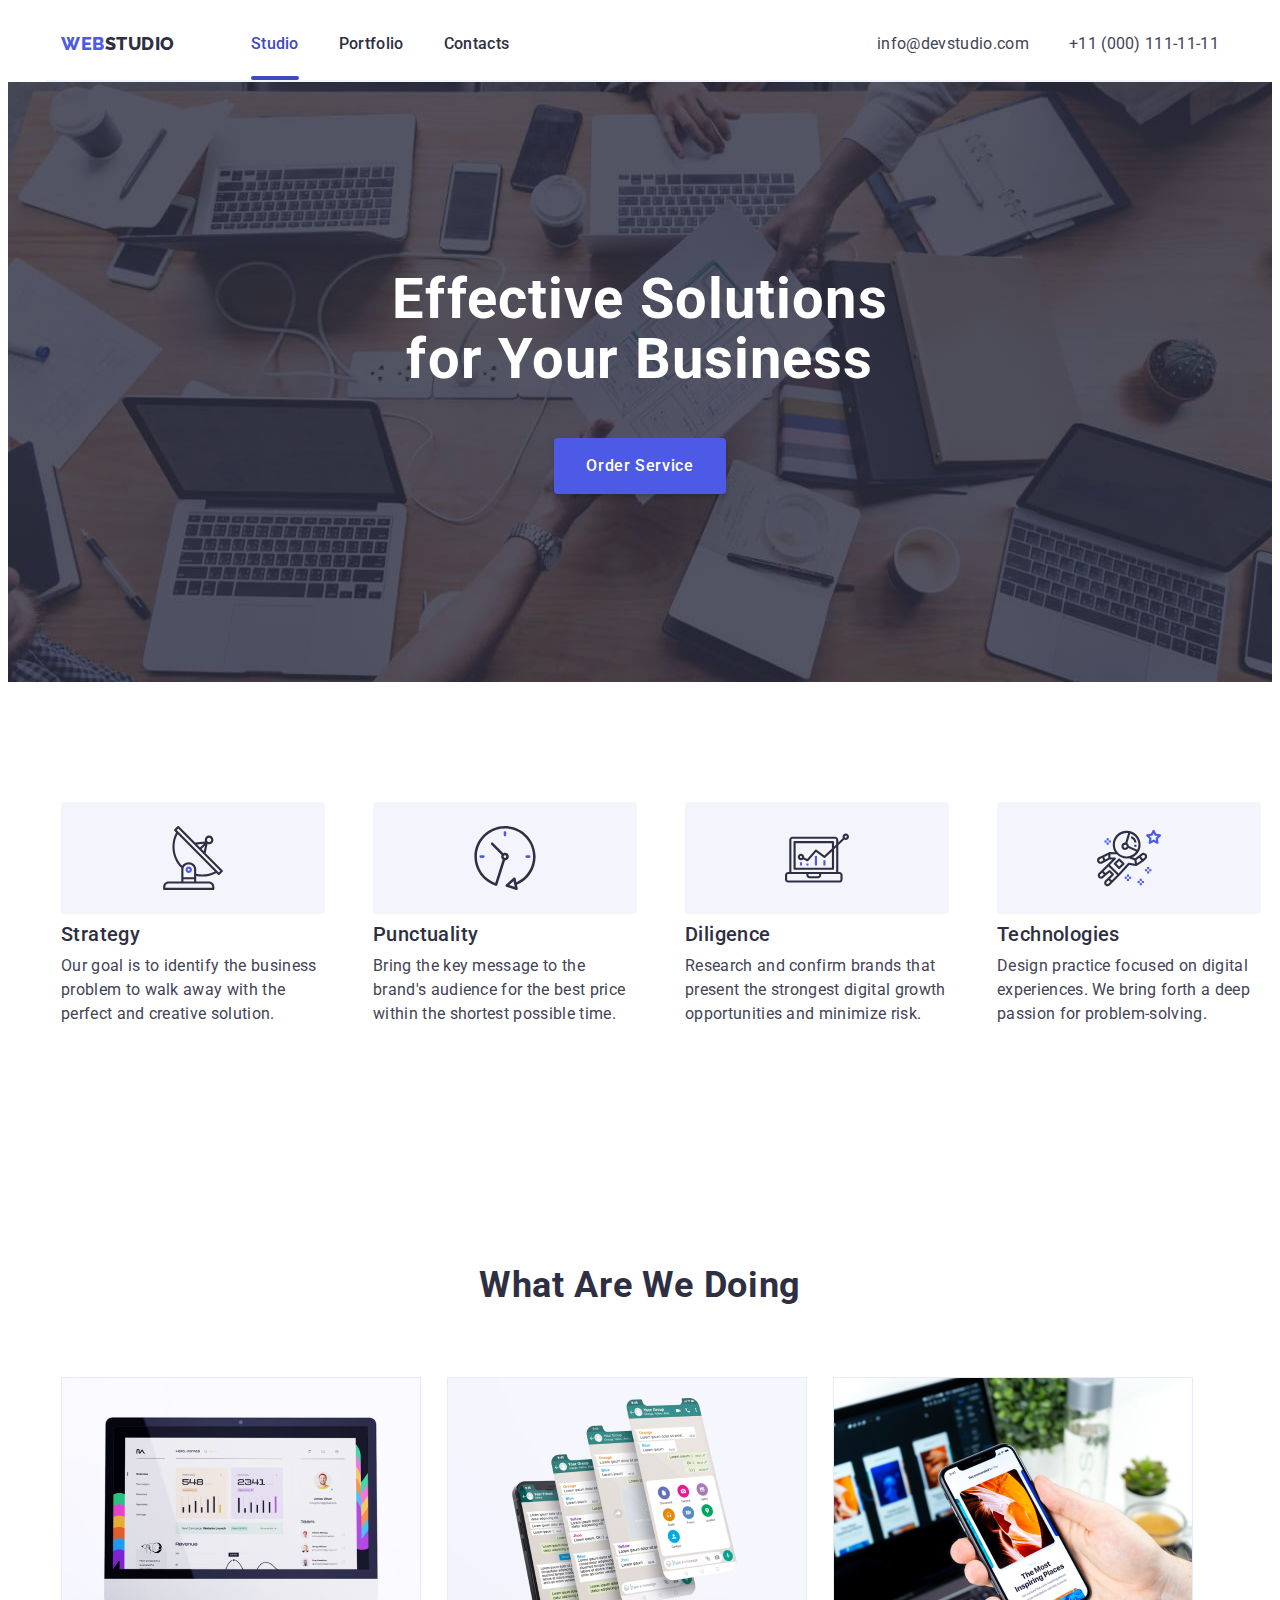
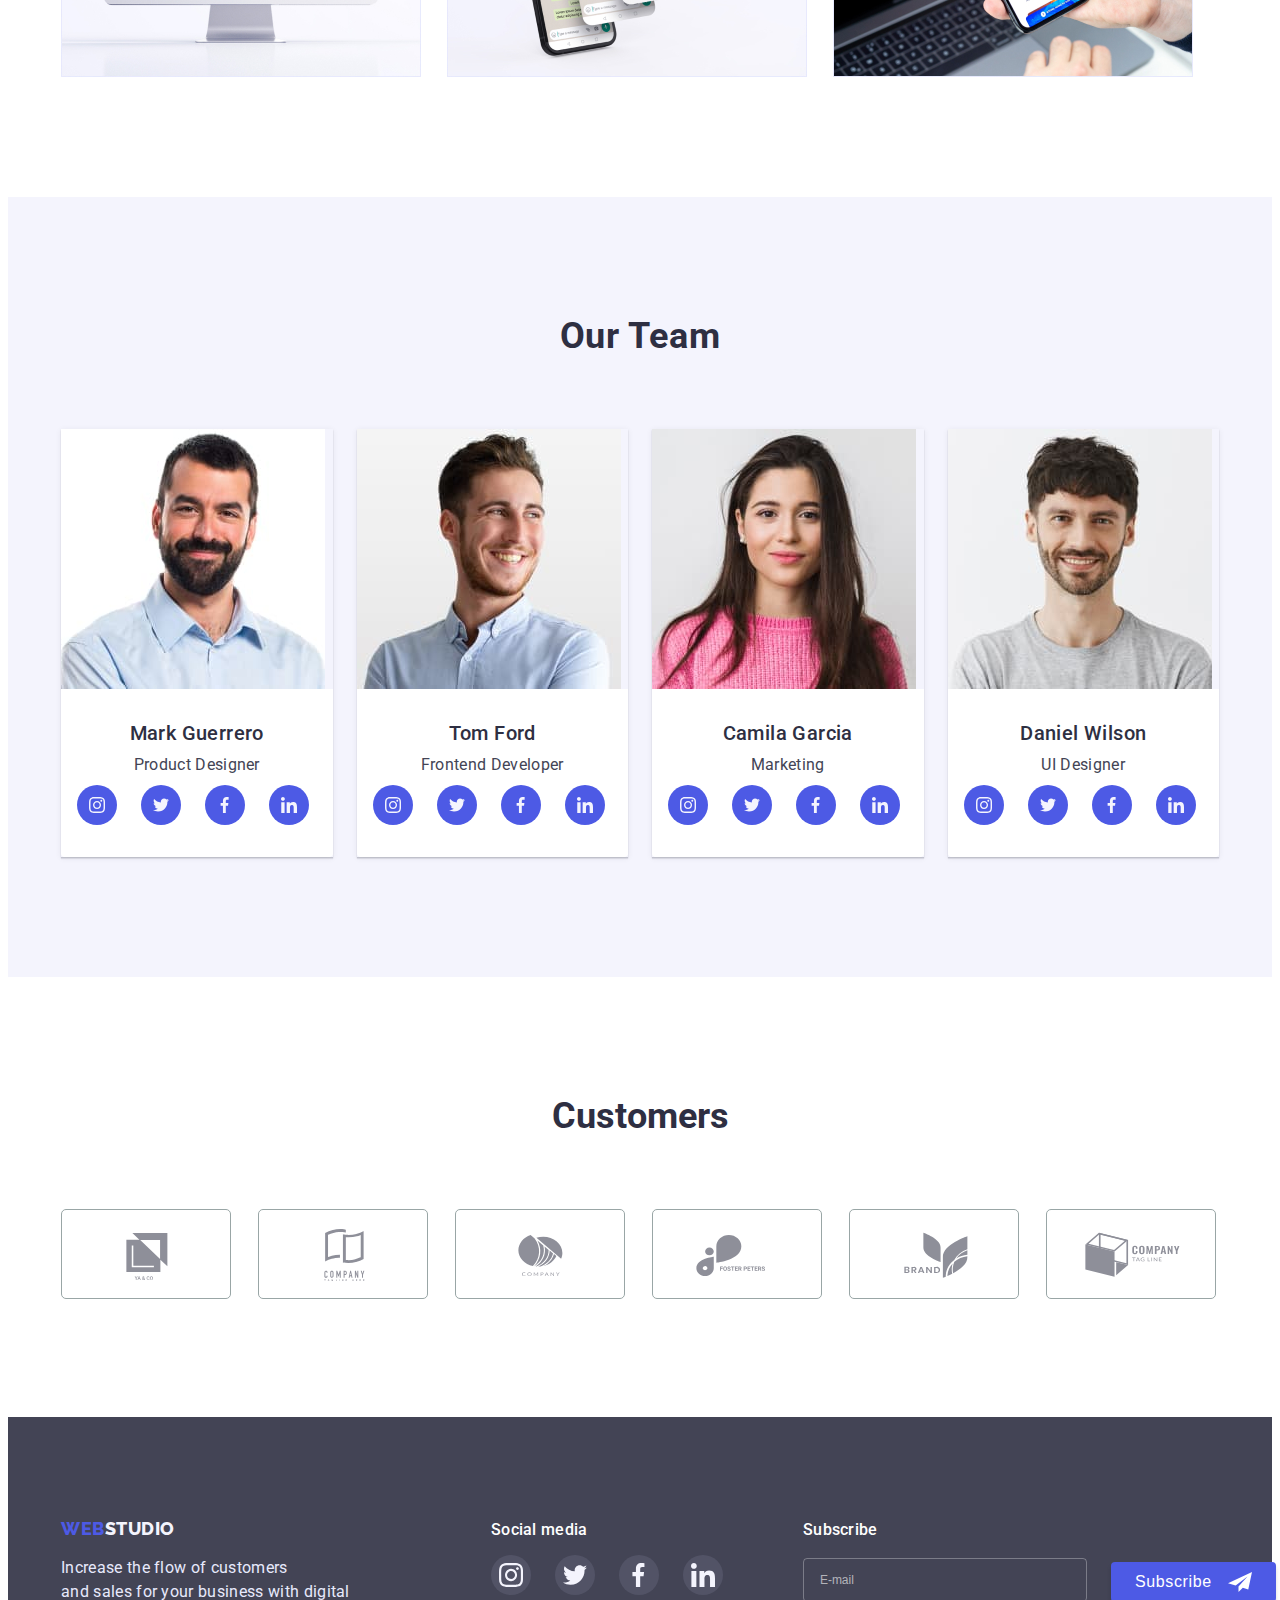
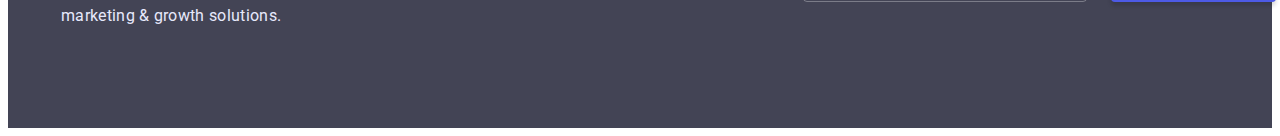
<file: index.html>
<!DOCTYPE html>
<html lang="en">
<head>
    <meta charset="UTF-8">
    <meta http-equiv="X-UA-Compatible" content="IE=edge">
    <meta name="viewport" content="width=device-width, initial-scale=1.0">
    <title>Document</title>
    <link rel="preconnect" href="https://fonts.googleapis.com">
    <link rel="preconnect" href="https://fonts.gstatic.com" crossorigin>
    <link href="https://fonts.googleapis.com/css2?family=Raleway:wght@800&family=Roboto:wght@400;500;700;900&display=swap" 
    rel="stylesheet">
    <link rel="stylesheet" 
    href="https://cdnjs.cloudflare.com/ajax/libs/modern-normalize/1.1.0/modern-normalize.min.css" 
    integrity="sha512-wpPYUAdjBVSE4KJnH1VR1HeZfpl1ub8YT/NKx4PuQ5NmX2tKuGu6U/JRp5y+Y8XG2tV+wKQpNHVUX03MfMFn9Q==" 
    crossorigin="anonymous" 
    referrerpolicy="no-referrer"
    />
    <link rel="stylesheet" href="css/style.css">
</head>
<body>
    <header class="header">
        <div class="container  header-container">
        <nav class="header-navigation">
            <a href="./index.html" class="header-logo link"> Web<span class="colortext-logo">Studio</span>  </a> 
            <ul class="header-list list">
                <li class="header-item"><a href="index.html" class="header-link link current" id="studio">Studio</a></li>
                <li class="header-item"><a href="portfolio.html" class="header-link link " id="portfolio">Portfolio</a></li>
                <li class="header-item"><a href="" class="header-link link ">Contacts</a></li>
            </ul>
        </nav>
        <address class="header-address">
            <ul class="header-address-list list">
                <li>
                <a href="mailto:info@devstudio.com" class="header-gmail link " > info@devstudio.com</a>
                </li>
                <li>
                <a href="tel:+110001111111" class="header-tell link " >  +11 (000) 111-11-11</a>
                </li> 
            </ul>
        </address>
        </div>
    </header>
    <main>
    <!--Секція 1-->
        <section class="hero"> 
        <div class="container">
        <h1 class="hero-text"> Effective Solutions   <br> for Your Business</h1>
    </div>
        <div class="container">
        <button data-modal-open type="button" class="hero-button">Order Service</button>
        </div>
        </section>
    <!--Секція 2-->
    <section class="section "> 
        <div class="container  work-one">
        <h2  class="visually-hidden"> Перелік вакансій</h2>
        <ul class="work-list list">
            <li class="work-item">
                <div class="advant-link link">
                    <svg class="advant-icon" width="64" height="64" >
                        <use href="./images/icons.svg/3advant.svg#icon-antenna-1-1"></use>
                    </svg>
                </div>
                <h3 class="work-item-title">Strategy</h3>
            <p class="parag">Our goal is to identify the business problem to walk away with the perfect and creative solution. </p>
        </li>
        <li class="work-item">
            <div class="advant-link link">
                <svg class="advant-icon" width="64" height="64" >
                    <use href="./images/icons.svg/3advant.svg#icon-clock-1-1"></use>
                </svg>
            </div>
                <h3  class="work-item-title">Punctuality</h3>
            <p class="parag">Bring the key message to the brand's audience for the best price within the shortest possible time.</p>
        </li>
        <li class="work-item">
            <div class="advant-link link">
                <svg class="advant-icon" width="64" height="64" >
                    <use href="./images/icons.svg/3advant.svg#icon-diagram-1-1-1"></use>
                </svg>
            </div>
                <h3 class="work-item-title">Diligence</h3>
            <p class="parag">Research and confirm brands that present the strongest digital growth opportunities and minimize risk.</p>
        </li>
            <li class="work-item">
                <div class="advant-link link">
                    <svg class="advant-icon" width="64" height="64" >
                        <use href="./images/icons.svg/3advant.svg#icon-astronaut-1-1"></use>
                    </svg>
                </div>
            <h3 class="work-item-title">Technologies</h3>
            <p class="parag">Design practice focused on digital experiences. We bring forth a deep passion for problem-solving.</p>
        </li>
        </ul>
        </div>
    </section>
    <!-- Секція 3-->
    <section class="section">
        <div class="container">
    <h2 class="photo-text">What are we doing</h2>
    <ul class="photo-list list">
        <li class="ph-cal"><img src="./images/img-comp.jpg" alt="haircut" width="360"></li>
        <li class="ph-cal"><img src="./images/img-screen.jpg" alt="haircut" width="360"></li>
        <li class="ph-cal"><img src="./images/img-phone.jpg" alt="haircut" width="360"></li>
    </ul>
    </div>
</section> 
<!--Секція 4-->
    <section class="section-oure"> 
        <div class="container ">
    <h2 class="title-our-time">Our Team</h2>
    <ul class="resume-list list">
        <li class="resume-itm">
            <img src="./images/img-mark.jpg" alt="img-mark" width="264">
            <div class="content-resume">
            <h3 class="resume">Mark Guerrero</h3>
            <p class="paragraph-resume">Product Designer</p>
            <ul class="resume-soc-list list">
                <li class="resume-soc-item">
                    <a href="" class="resume-soc-link link">
                        <svg class="resume-soc-icon" width="16" height="16">
                            <use href="./images/icons.svg/1 def-inst.svg#icon-instagram"></use>
                        </svg>
                    </a>
                </li>
                <li class="resume-soc-item">
                    <a href="" class="resume-soc-link link">
                        <svg class="resume-soc-icon" width="16" height="16">
                            <use href="./images/icons.svg/1 def-inst.svg#icon-twitter-1-1"></use>
                        </svg>
                    </a>
                </li>
                <li class="resume-soc-item">
                    <a href="" class="resume-soc-link link">
                        <svg class="resume-soc-icon" width="16" height="16">
                            <use href="./images/icons.svg/1 def-inst.svg#icon-Vector-1"></use>
                        </svg>
                    </a>
                    
                </li>
                <li class="resume-soc-item">
                    <a href="" class="resume-soc-link link">
                        <svg class="resume-soc-icon" width="16" height="16">
                            <use href="./images/icons.svg/1 def-inst.svg#icon-linkedin-1-1"></use>
                        </svg>
                    </a>
                </li>
            </ul>
        </div>
        </li>
        <li class="resume-itm">
            <img src="./images/img-tom.jpg" alt="img-tom" width="264">
            <div class="content-resume">
            <h3 class="resume">Tom Ford</h3>
            <p class="paragraph-resume">Frontend Developer</p>
            <ul class="resume-soc-list list">
                <li class="resume-soc-item">
                    <a href="" class="resume-soc-link link">
                        <svg class="resume-soc-icon" width="16" height="16">
                            <use href="./images/icons.svg/1 def-inst.svg#icon-instagram"></use>
                        </svg>
                    </a>
                </li>
                <li class="resume-soc-item">
                    <a href="" class="resume-soc-link link">
                        <svg class="resume-soc-icon" width="16" height="16">
                            <use href="./images/icons.svg/1 def-inst.svg#icon-twitter-1-1"></use>
                        </svg>
                    </a>
                </li>
                <li class="resume-soc-item">
                    <a href="" class="resume-soc-link link">
                        <svg class="resume-soc-icon" width="16" height="16">
                            <use href="./images/icons.svg/1 def-inst.svg#icon-Vector-1"></use>
                        </svg>
                    </a>
                    
                </li>
                <li class="resume-soc-item">
                    <a href="" class="resume-soc-link link">
                        <svg class="resume-soc-icon" width="16" height="16">
                            <use href="./images/icons.svg/1 def-inst.svg#icon-linkedin-1-1"></use>
                        </svg>
                    </a>
                </li>
            </ul>
        </div>
        </li>
        <li class="resume-itm">
            <img src="./images/img-camila.jpg" alt="img-camila" width="264">
            <div class="content-resume">
            <h3 class="resume">Camila Garcia</h3>
            <p class="paragraph-resume">Marketing</p>
            <ul class="resume-soc-list list">
                <li class="resume-soc-item">
                    <a href="" class="resume-soc-link link">
                        <svg class="resume-soc-icon" width="16" height="16">
                            <use href="./images/icons.svg/1 def-inst.svg#icon-instagram"></use>
                        </svg>
                    </a>
                </li>
                <li class="resume-soc-item">
                    <a href="" class="resume-soc-link link">
                        <svg class="resume-soc-icon" width="16" height="16">
                            <use href="./images/icons.svg/1 def-inst.svg#icon-twitter-1-1"></use>
                        </svg>
                    </a>
                </li>
                <li class="resume-soc-item">
                    <a href="" class="resume-soc-link link">
                        <svg class="resume-soc-icon" width="16" height="16">
                            <use href="./images/icons.svg/1 def-inst.svg#icon-Vector-1"></use>
                        </svg>
                    </a>
                    
                </li>
                <li class="resume-soc-item">
                    <a href="" class="resume-soc-link link">
                        <svg class="resume-soc-icon" width="16" height="16">
                            <use href="./images/icons.svg/1 def-inst.svg#icon-linkedin-1-1"></use>
                        </svg>
                    </a>
                </li>
            </ul>
        </div>
        </li>
        <li class="resume-itm">
            <img src="./images/img-daniel.jpg" alt="img-daniel" width="264">
            <div class="content-resume">
            <h3 class="resume">Daniel Wilson</h3>
            <p class="paragraph-resume">UI Designer</p>
            <ul class="resume-soc-list list">
                <li class="resume-soc-item">
                    <a href="" class="resume-soc-link link">
                        <svg class="resume-soc-icon" width="16" height="16">
                            <use href="./images/icons.svg/1 def-inst.svg#icon-instagram"></use>
                        </svg>
                    </a>
                </li>
                <li class="resume-soc-item">
                    <a href="" class="resume-soc-link link">
                        <svg class="resume-soc-icon" width="16" height="16">
                            <use href="./images/icons.svg/1 def-inst.svg#icon-twitter-1-1"></use>
                        </svg>
                    </a>
                </li>
                <li class="resume-soc-item">
                    <a href="" class="resume-soc-link link">
                        <svg class="resume-soc-icon" width="16" height="16">
                            <use href="./images/icons.svg/1 def-inst.svg#icon-Vector-1"></use>
                        </svg>
                    </a>
                    
                </li>
                <li class="resume-soc-item">
                    <a href="" class="resume-soc-link link">
                        <svg class="resume-soc-icon" width="16" height="16">
                            <use href="./images/icons.svg/1 def-inst.svg#icon-linkedin-1-1"></use>
                        </svg>
                    </a>
                </li>
            </ul>
        </div>
        </li>
    </ul>
    </div>
</section>
<!--Секція 5-->
<section class="section">
    <div class="container">
    <h2 class="customers-text">Customers</h2>
    <ul class="customers-list list">
        <li class="customers-item">
            <a href="" class="customers-link link"> 
                <svg class="customers-icon" width="104" height="56">
                <use href="./images/icons.svg/symbol-defs.svg#icon-one"></use>
            </svg>
        </a>
        </li>
        <li class="customers-item">
            <a href="" class="customers-link link">
                <svg class="customers-icon" width="104" height="56" >
                <use href="./images/icons.svg/symbol-defs.svg#icon-two"></use>
            </svg>
        </a>
        </li>
        <li class="customers-item">
            <a href="" class="customers-link link">
                <svg class="customers-icon" width="104" height="56">
                    <use  href="./images/icons.svg/symbol-defs.svg#icon-thee"></use>
                </svg>
            </a>
        </li>
        <li class="customers-item">
            <a href="" class="customers-link link">
                <svg class="customers-icon" width="104" height="56">
                    <use href="./images/icons.svg/symbol-defs.svg#icon-four"></use>
                </svg>
            </a>
        </li>
        <li class="customers-item">
            <a href="" class="customers-link link">
                <svg class="customers-icon" width="104" height="56">
                    <use href="./images/icons.svg/symbol-defs.svg#icon-five"></use>
                </svg>
            </a>
        </li>
        <li class="customers-item">
            <a href="" class="customers-link link">
                <svg class="customers-icon" width="104" height="56">
                    <use href="./images/icons.svg/symbol-defs.svg#icon-six"></use>
                </svg>
            </a>
        </li>
    </ul>
</div>
</section>
    </main>

    <!--Футер-->
    <footer class="footer">
        <div class="container footer-container imput-container">
        <div class="mer">
        <a href="./index.html" class="header-logo link"> Web<span class="colortext">Studio</span>  </a> 
        <p class="footer-parag">Increase the flow of customers  <br> and sales for your 
        business with digital <br> marketing & growth solutions.</p>
    </div>
    <div class="soc">
        <h4 class="social">Social media</h4>
        <ul class="footer-soc-list list">
            <li class="footer-soc-item">
                <a href="" class="footer-soc-link link">
                    <svg class="footer-soc-icon" width="24" height="24">
                        <use href="./images/icons.svg/1 def-inst.svg#icon-instagram"></use>
                    </svg>
                </a>
            </li>
            <li class="footer-soc-item">
                <a href="" class="footer-soc-link link">
                    <svg class="footer-soc-icon" width="24" height="24">
                        <use href="./images/icons.svg/1 def-inst.svg#icon-twitter-1-1"></use>
                    </svg>
                </a>
            </li>
            <li class="footer-soc-item">
                <a href="" class="footer-soc-link link">
                    <svg class="footer-soc-icon" width="24" height="24">
                        <use href="./images/icons.svg/1 def-inst.svg#icon-Vector-1"></use>
                    </svg>
                </a>
            </li>
            <li class="footer-soc-item">
                <a href="" class="footer-soc-link link">
                    <svg class="footer-soc-icon" width="24" height="24">
                        <use href="./images/icons.svg/1 def-inst.svg#icon-linkedin-1-1"></use>
                    </svg>
                </a>
            </li>
        </ul>
        </div> 
        <form class="input-footer">
            <label for="name-title" class="imput-title">Subscribe 
            <input type="text" class="online-footer" id="name-title" name="E-mail" placeholder="E-mail"> 
            </label>
            <button type="submit" class="button-input-footer subscribe-text">Subscribe 
            <svg class="icon-input-online" width="24" height="24">
                <use href="./images/icons.svg2/symbol-defs.svg#icon-teleg"></use>
            </svg></button>
        </form>
        </div>
    </footer>

<!--модал-->
    <div class="back-modal is-hidden" data-modal>
        <div class="modal">
            <button class="modal-clous" type="button" data-modal-close>
                <svg class="modal-x" width="8" height="8">
                <use href="./images/svg.X/symbol-defs.svg#icon-Vector-1"></use>
            </svg>
        </button>
        <p class="modal-title">Leave your contacts and we will call you back</p>
        <form class="modal-form">
        <label for="user-name" class="modal-imput-text">Name</label> 
        <div class="inpun-wrap">
            <input  class="modal-input"
            name="user-name" 
            type="text"
            id="user-name"
            placeholder="">
        <svg class="modal-input-icon" width="18" height="18">
            <use href="./images/icons.svg2/symbol-defs.svg#icon-person-black-18dp-1-1"></use>
        </svg>
    </div>
        <label for="user-Phone" class="modal-imput-text">Phone</label>
        <div class="inpun-wrap">
            <input  class="modal-input" 
            name="user-name"
            type="text" 
            id="user-Phone"
            placeholder="" >
        <svg class="modal-input-icon" width="18" height="18">
            <use href="./images/icons.svg2/symbol-defs.svg#icon-phone-black-18dp-1-1"></use>
        </svg>
    </div>
        <label for="user-Email" class="modal-imput-text">Email</label>  
        <div class="inpun-wrap">
            <input  class="modal-input"
            name="user-name" 
            type="text"
            id="user-Email"
            placeholder="">
        <svg class="modal-input-icon" width="18" height="18">
            <use href="./images/icons.svg2/symbol-defs.svg#icon-email-black-18dp-1-1"></use>
        </svg>
    </div>
        <label for="user-Comment" class="modal-imput-text">Comment</label>
    <textarea 
    name="user-Comment" 
    id="user-Comment"
    class="modal-comment"
    placeholder="Text input"
    ></textarea>
        <input class="modal-chek visually-hidden "
        id="polici"
        name="polici"
        type="checkbox"
        value="true"
        required>
        <label for="polici" class="check-text  text-chec">I accept the terms and conditions of the   <span class="text-privat">Privacy Policy</span></label>
        <button type="submit" class="button-send ">Send</button>
    </form>
    </div>
    </div>
    <script src="./img/js/modal.js"></script>
    </body>
</html>
</file>
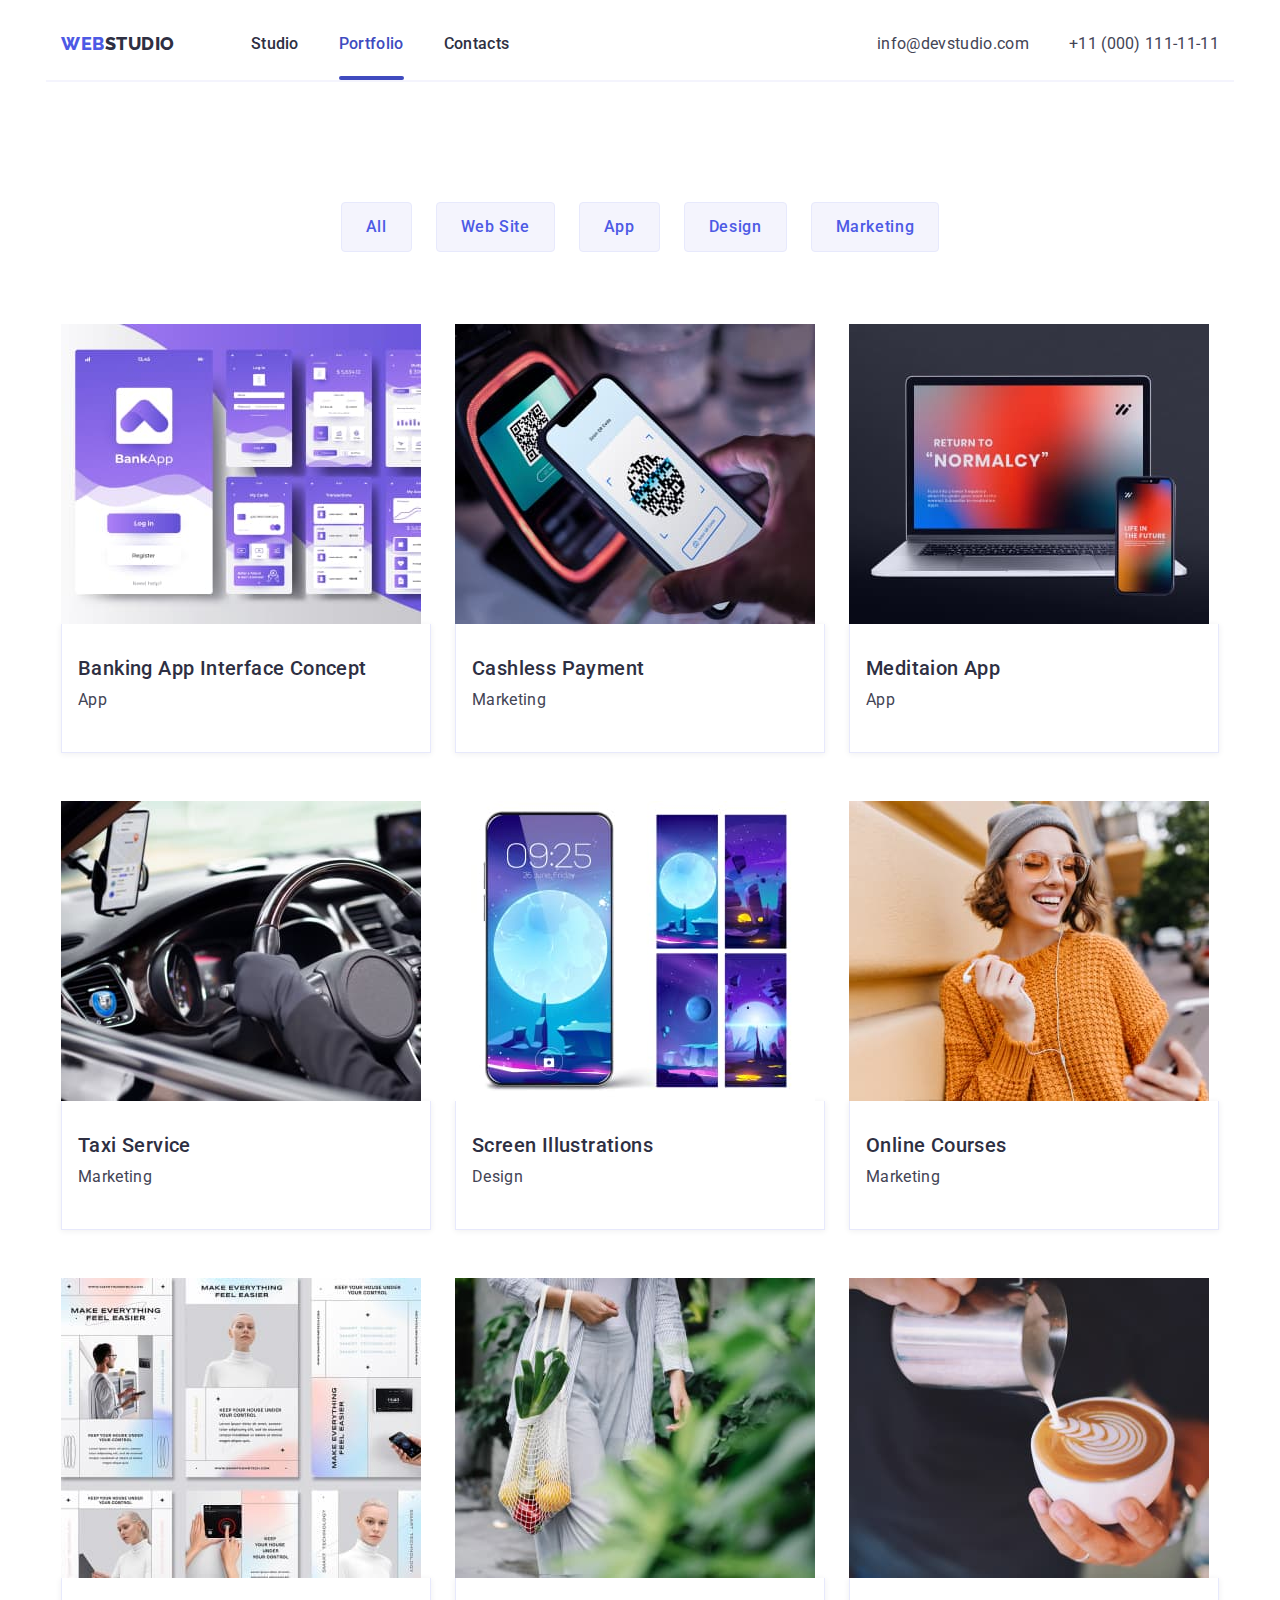
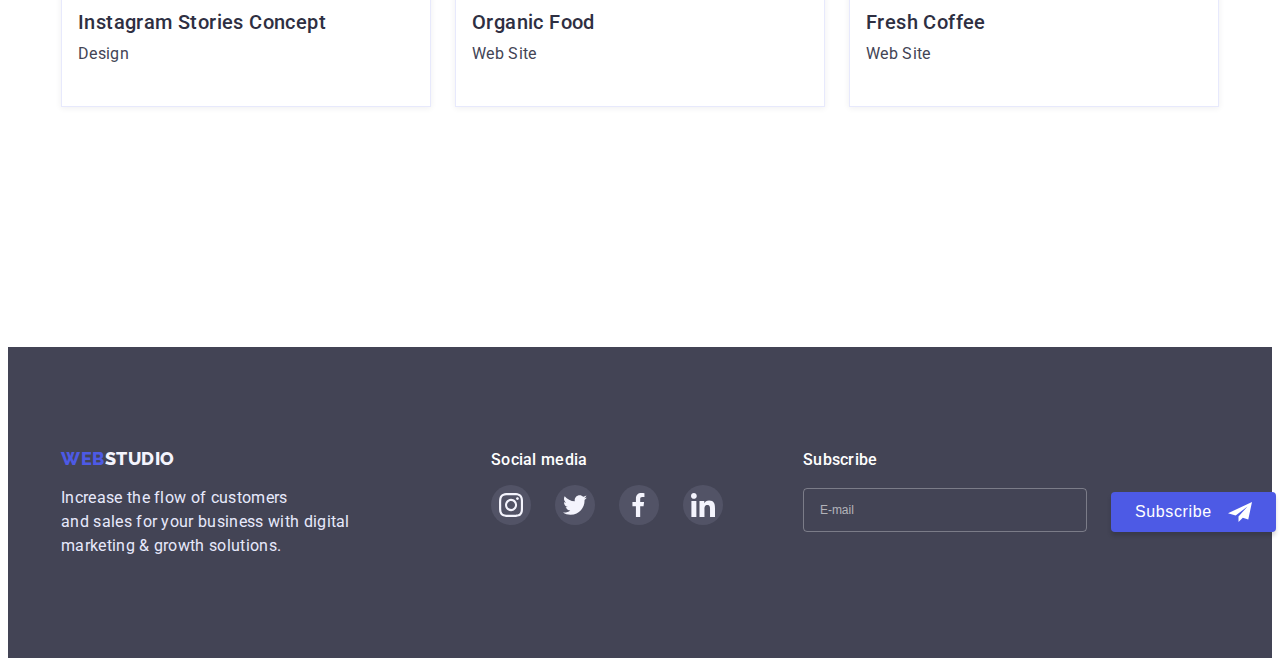
<file: portfolio.html>
<!DOCTYPE html>
<html lang="en">
<head>
    <meta charset="UTF-8">
    <meta http-equiv="X-UA-Compatible" content="IE=edge">
    <meta name="viewport" content="width=device-width, initial-scale=1.0">
    <title>Document</title>
    <link rel="preconnect" href="https://fonts.googleapis.com">
    <link rel="preconnect" href="https://fonts.gstatic.com" crossorigin>
    <link href="https://fonts.googleapis.com/css2?family=Raleway:wght@800&family=Roboto:wght@400;500;700;900&display=swap" 
    rel="stylesheet">
    <link rel="stylesheet" 
    href="https://cdnjs.cloudflare.com/ajax/libs/modern-normalize/1.1.0/modern-normalize.min.css" 
    integrity="sha512-wpPYUAdjBVSE4KJnH1VR1HeZfpl1ub8YT/NKx4PuQ5NmX2tKuGu6U/JRp5y+Y8XG2tV+wKQpNHVUX03MfMFn9Q==" 
    crossorigin="anonymous" 
    referrerpolicy="no-referrer"
    />
    <link rel="stylesheet" href="css/style.css">
</head>
<body>
    <header class="header">
        <div class="container  header-container">
        <nav class="header-navigation">
            <a href="./index.html" class="header-logo link"> Web<span class="colortext-logo">Studio</span>  </a> 
            <ul class="header-list list">
                <li class="header-item"><a href="index.html" class="header-link link" id="studio">Studio</a></li>
                <li class="header-item"><a href="portfolio.html" class="header-link link current" id="portfolio">Portfolio</a></li>
                <li class="header-item"><a href="" class="header-link link">Contacts</a></li>
            </ul>
        </nav>
        <address class="header-address">
            <ul class="header-address-list list">
                <li>
                <a href="mailto:info@devstudio.com" class="header-gmail link " > info@devstudio.com</a>
                </li>
                <li>
                <a href="tel:+110001111111" class="header-tell link  " >  +11 (000) 111-11-11</a>
                </li> 
            </ul>
        </address>
        </div>
    </header>
    <main>
        <section class="section">
            <div class="container  button-class">
            <ul class="button-list list">
                <li class="button">
                    <button type="button" class="button-list-text">All</button>
                </li>
                <li  class="button">
                    <button type="button" class="button-list-text">Web Site</button>
                </li>
                <li class="button">
                    <button type="button" class="button-list-text">App</button>
                </li>
                <li class="button">
                    <button type="button" class="button-list-text">Design</button>
                </li>
                <li class="button">
                    <button type="button" class="button-list-text">Marketing</button>
                </li>
            </ul>
            </div>
            <div class="container">
            <h1 class="visually-hidden">One section</h1>
            <div class="gallery-photo">
            <ul class="section-gallery list">
                <li class=" gallery">
                    <div class="portfolio-top-fon">
                    <a href="" class="gallery-link linkk">
                <img src="./img/photo-one.jpg" alt="img-photo-one" width="360">
                <p class="portfolio-top-text">
                    14 Stylish and User-Friendly App Design Concepts · Task Manager App · Calorie Tracker App · Exotic Fruit Ecommerce App · Cloud Storage App</p>
                </div>
                <div class="title-port">
                <h2 class="photo-title">Banking App Interface Concept</h2>
                <p class="pragraph-title">App</p>
            </div>
        </a>
            </li>
            <li class="gallery">
                <div class="portfolio-top-fon">
                <a href="" class="gallery-link linkk">
                <img src="./img/photo-two.jpg" alt="img-photo-two" width="360">
                <p class="portfolio-top-text">
                    14 Stylish and User-Friendly App Design Concepts · Task Manager App · Calorie Tracker App · Exotic Fruit Ecommerce App · Cloud Storage App</p>
            </div>
                <div class="title-port">
                <h2 class="photo-title">Cashless Payment</h2>
                <p class="pragraph-title">Marketing</p>
            </div>
        </a>
            </li>
            <li class="gallery"> 
                <div class="portfolio-top-fon">
                <a href="" class="gallery-link linkk">
                <img src="./img/photo-three.jpg" alt="img-photo-three" width="360">
                <p class="portfolio-top-text">
                    14 Stylish and User-Friendly App Design Concepts · Task Manager App · Calorie Tracker App · Exotic Fruit Ecommerce App · Cloud Storage App</p>
            </div> 
                <div class="title-port">
                <h2 class="photo-title">Meditaion App</h2>
                <p class="pragraph-title">App</p>
            </div>
        </a>
            </li>
            <li class="gallery">
                <div class="portfolio-top-fon">
                <a href="" class="gallery-link linkk">
                <img src="./img/auto.jpg" alt="img-photo-auto" width="360">
                <p class="portfolio-top-text">
                    14 Stylish and User-Friendly App Design Concepts · Task Manager App · Calorie Tracker App · Exotic Fruit Ecommerce App · Cloud Storage App</p>
            </div>
                <div class="title-port">
                <h2 class="photo-title">Taxi Service</h2>
                <p class="pragraph-title">Marketing</p>
            </div>
        </a>
            </li>
            <li class="gallery">
                <div class="portfolio-top-fon">
                <a href="" class="gallery-link linkk">
                <img src="./img/phon.jpg" alt="img-photo-phone" width="360">
                <p class="portfolio-top-text">
                    14 Stylish and User-Friendly App Design Concepts · Task Manager App · Calorie Tracker App · Exotic Fruit Ecommerce App · Cloud Storage App</p>
            </div>
                <div class="title-port">
                <h2 class="photo-title">Screen Illustrations</h2>
                <p class="pragraph-title">Design</p>
            </div>
        </a>
            </li>
            <li class="gallery"> 
                <div class="portfolio-top-fon">
                <a href="" class="gallery-link linkk">
                <img src="./img/girl.jpg" alt="img-photo-girle" width="360">
                <p class="portfolio-top-text">
                    14 Stylish and User-Friendly App Design Concepts · Task Manager App · Calorie Tracker App · Exotic Fruit Ecommerce App · Cloud Storage App</p>
            </div>
                <div class="title-port">
                <h2 class="photo-title"> Online Courses</h2>
                <p class="pragraph-title">Marketing</p>
            </div>
        </a>
            </li>
            <li class="gallery">
                <div class="portfolio-top-fon">
                <a href="" class="gallery-link linkk">
                <img src="./img/stories.jpg" alt="img-stories" width="360">
                <p class="portfolio-top-text">
                    14 Stylish and User-Friendly App Design Concepts · Task Manager App · Calorie Tracker App · Exotic Fruit Ecommerce App · Cloud Storage App</p> 
            </div>
                <div class="title-port">
                <h2 class="photo-title">Instagram Stories Concept</h2>
                <p class="pragraph-title">Design</p>
            </div>
        </a>
            </li>
            <li class="gallery">
                <div class="portfolio-top-fon">
                <a href="" class="gallery-link linkk">
                <img src="./img/food.jpg" alt="img-food" width="360">
                <p class="portfolio-top-text">
                    14 Stylish and User-Friendly App Design Concepts · Task Manager App · Calorie Tracker App · Exotic Fruit Ecommerce App · Cloud Storage App</p>
            </div>
                <div class="title-port">
                <h2 class="photo-title">Organic Food</h2>
                <p class="pragraph-title">Web Site</p>
            </div>
        </a>
            </li>
            <li class="gallery">
                <div class="portfolio-top-fon">
                <a href="" class="gallery-link linkk">
                <img src="./img/coffe.jpg" alt="img-coffe" width="360">
                <p class="portfolio-top-text">
                    14 Stylish and User-Friendly App Design Concepts · Task Manager App · Calorie Tracker App · Exotic Fruit Ecommerce App · Cloud Storage App</p>
            </div>
                <div class="title-port">
                <h2 class="photo-title">Fresh Coffee</h2>
                <p class="pragraph-title">Web Site</p>
            </div>
        </a>
            </li>
        </ul>
        </div> 
        </div>
        </section>
    </main>
    <!--Футер-->
    <footer class="footer">
        <div class="container footer-container imput-container">
        <div class="mer">
        <a href="./index.html" class="header-logo link"> Web<span class="colortext">Studio</span>  </a> 
        <p class="footer-parag">Increase the flow of customers  <br> and sales for your 
        business with digital <br> marketing & growth solutions.</p>
    </div>
    <div class="soc">
        <h4 class="social">Social media</h4>
        <ul class="footer-soc-list list">
            <li class="footer-soc-item">
                <a href="" class="footer-soc-link link">
                    <svg class="footer-soc-icon" width="24" height="24">
                        <use href="./images/icons.svg/1 def-inst.svg#icon-instagram"></use>
                    </svg>
                </a>
            </li>
            <li class="footer-soc-item">
                <a href="" class="footer-soc-link link">
                    <svg class="footer-soc-icon" width="24" height="24">
                        <use href="./images/icons.svg/1 def-inst.svg#icon-twitter-1-1"></use>
                    </svg>
                </a>
            </li>
            <li class="footer-soc-item">
                <a href="" class="footer-soc-link link">
                    <svg class="footer-soc-icon" width="24" height="24">
                        <use href="./images/icons.svg/1 def-inst.svg#icon-Vector-1"></use>
                    </svg>
                </a>
            </li>
            <li class="footer-soc-item">
                <a href="" class="footer-soc-link link">
                    <svg class="footer-soc-icon" width="24" height="24">
                        <use href="./images/icons.svg/1 def-inst.svg#icon-linkedin-1-1"></use>
                    </svg>
                </a>
            </li>
        </ul>
        </div> 
                <form class="input-footer">
                    <label for="name-title" class="imput-title">Subscribe  
                    <input type="" class="online-footer" name="email" placeholder="E-mail">
                </label> 
                    <button type="submit" class="button-input-footer subscribe-text">Subscribe 
                    <svg class="icon-input-online" width="24" height="24">
                        <use href="./images/icons.svg2/symbol-defs.svg#icon-teleg"></use>
                    </svg></button>
                </form>
        </div>
    </footer>
    </body>
</html>
</file>
<file: css/style.css>
body{
    font-family:'Roboto', sans-serif;
    color: var(--navyblue-headlines);
} 
h1,h2,h3,h4,h5,h6,p{

    margin: 0;
}
ul{
    margin: 0;
    padding: 0;
}
.container{
    width: 1158px;
    padding-left: 15px;
    padding-right: 15px;
    margin-left: auto;
    margin-right: auto;
}
img{
    display: block;
    max-width: 100%;
    height: auto;
}
.section{
    padding-top: 120px;
    padding-bottom: 120px;
}
/* _________прибрати крапки та підкресення______*/
.list{
    list-style: none;
}
.link{
    text-decoration: none;
}
/*__________________ заховати заголовок_______________*/
.visually-hidden {
    position: absolute;
    width: 1px;
    height: 1px;
    margin: -1px;
    border: 0;
    padding: 0;
    white-space: nowrap;
    clip-path: inset(100%);
    clip: rect(0 0 0 0);
    overflow: hidden;
}
/*  ___________________задати змінну________________________ */
:root{
    --che-t:#757575;
    --send-butt: #FFFFFF;
    --check-text:#404BBF;
    --modal-text: #8E8F99;
    --modal-f: #2E2F42;
    --clouse-x: #d1dcd9;
    --modal-clouse:#E7E9FC;
    --modal: #FCFCFC;
--slate:#525366;
--green: #31D0AA;    
--iconca:#8E8F99;
--ocean:#404BBF;
--soc: #5c5c6d;
--navyblue-headlines: #2E2F42;
--title:#FFFFFF;
--iris:#4D5AE5;
--layout-paragrph:#434455;
--paragraph-color-laver:#E7E9FC;
--cloud:#F4F4FD;
--portfolio-button:#404BBF;
--border:#E7E9FC;
--set:24px;
--fill: #8e8f99


}
/* HEADER */
.header-container{
    display: flex;
    border-bottom: 2px solid var(--cloud);
}
.header-address-list {
    display: flex;
}
.header-navigation {
    display: flex;
    align-items: center;
    margin-right: auto;
}
.header-list {
    display: flex;
    gap: 40px;
}
.header-logo{
    margin-right: 76px;
}
.header-logo {
font-family: 'Raleway';
font-weight: 800;
font-size: 18px;
line-height: 1.3;
letter-spacing: 0.03em;
text-transform: uppercase;
color:var(--iris);
padding-top: 24px;
padding-bottom: 24px;
}
.colortext-logo {
color: var(--navyblue-headlines);
}
.header-link {
font-weight: 500;
font-size: 16px;
line-height: 1.5;
letter-spacing: 0.02em;
color: var(--navyblue-headlines);
display: block;
padding-top: 24px;
padding-bottom: 24px;
transition: color 250ms cubic-bezier(0.4, 0, 0.2, 1);
padding-top: 24px;
padding-bottom: 24px;
}
.current{
    color: var(--ocean);
    position: relative;
}
.current::after{
    content: '';
    position: absolute;
    left: 0;
    bottom: 0;
    width: 100%;
    height: 4px;
    border-radius: 2px;
    background-color: var(--ocean);
}
.header-link:hover,
.header-link:focus{
    color: var(--iris);
}
/* --------studio-------- */
.studio-suptitle{
    color:var(--navyblue-headlines);
}
.studio-title{
color:var(--navyblue-headlines);
}
.portfolio-suptitle{
color: var(--navyblue-headlines);
}
.portfolio-title{
color: var(--navyblue-headlines);
}
.header-address-list{
padding-top: 24px;
padding-bottom: 24px;
}
.header-gmail {
    font-style: normal;
    font-size: 16px;
    line-height: 1.5;
    letter-spacing: 0.02em;
    color: var(--layout-paragrph);
    padding-top: 24px;
    padding-bottom: 24px;
    margin-right: 40px;
    transition: color 250ms cubic-bezier(0.4, 0, 0.2, 1);
}
.header-gmail:hover,
.header-gmail:focus{
    color: var(--iris);
}
.header-tell{
    font-style: normal;
    font-size: 16px;
    line-height: 1.5;
    letter-spacing: 0.02em;
    color: var(--layout-paragrph);
    padding-top: 24px;
    padding-bottom: 24px;
    transition: color 250ms cubic-bezier(0.4, 0, 0.2, 1);
}
.header-tell:hover,
.header-tell:focus{
    color: var(--iris);
}
/* _____________Section 1 - hero */
.hero{
    background-image: url(../images/hero\ image-min.png);
    background-repeat: no-repeat;
    background-position: center ;
    background-size: cover;
}
/* _____________Section 1 - hero */
.hero{
    max-width: 1440px;
    margin: 0 auto;
    background-image: linear-gradient(
    rgba(46, 47, 66, 0.4 ),
    rgba(46, 47, 66, 0.4 )),
    url(../images/hero\ image\ \(1\).jpg);
    background-repeat: no-repeat;
    background-position: center;
    background-size: cover;
    padding-top: 188px;
padding-bottom: 188px;
margin: 0 auto;
border: none;
}
.hero-text {
font-size: 56px;
line-height: 1.07;
text-align: center;
letter-spacing: 0.02em;
color: var(--title);
margin-bottom: 48px;
}
.hero-button {
    padding: 16px 32px;
    font-family: 'Roboto',sans-serif;
    font-weight: 500;
    font-size: 16px;
    line-height: 1.5;
    letter-spacing: 0.04em;
    background-color:var(--iris);
    color:var(--title);
    cursor: pointer;
    box-shadow: 0px 4px 4px rgba(0, 0, 0, 0.15);
    border-radius: 4px;
    display: block;
    margin: 0 auto;
    border: none;
    transition: background-color 250ms cubic-bezier(0.4, 0, 0.2, 1);
}
.hero-button:hover,
.hero-button:focus{
background-color:var(--ocean);
}
/*_________________ Section 2 _________________*/
.advant-link {
    width: 264px;
    height: 112px;
    margin-bottom: 8px;
    display: flex;
    align-items: center;
    justify-content: center;
    background: var(--cloud);
border-radius: 4px;
}
.work-list{
    display: flex;
    gap: 24px;
    margin-left: calc(-1 * var(--set));
}
.work-item{
    flex-basis: calc(100% /3 - var(--set) );
    margin-left: var(--set);
}
.work-item-title {
    font-weight: 500;
    font-size: 20px;
    line-height: 1.2;
    letter-spacing: 0.02em;
    color:var(--navyblue-headlines);
    margin-bottom: 8px;
}
.parag {
font-size: 16px;
line-height: 1.5;
letter-spacing: 0.02em;
color:var(--layout-paragrph);
}
/*_______________ Section 3_______________________ */
.ph-cal{
    flex-basis: calc(100% / 3 - var(--set));
}
.photo-list{
    display: flex;
    gap:  var(--set);
    padding: 0;
}
.photo-text {
font-size: 36px;
line-height: 1.1;
text-align: center;
letter-spacing: 0.02em;
text-transform: capitalize;
color: var(--navyblue-headlines);
margin-bottom: 72px;
}
/* ______________________Section 4 _____________________*/
/* щоб не ламалася сітка*/

.section-oure{
    padding-top: 120px;
    padding-bottom: 120px;
    background:var(--cloud);
}
.resume-itm{
    box-shadow: 0px 1px 6px rgba(46, 47, 66, 0.08), 0px 1px 1px rgba(46, 47, 66, 0.16), 0px 2px 1px rgba(46, 47, 66, 0.08);
    flex-basis: calc(100% / 3 - var(--set));
}
.resume-list{
    display: flex;
    gap: var(--set);
}
.content-resume {
padding-right: 16px;
padding-left: 16px;
padding-top: 32px;
padding-bottom: 32px;
background:var(--title);
border-radius: 0px 0px 4px 4px;
}
.title-our-time {
font-size: 36px;
line-height: 1.1;
text-align: center;
letter-spacing: 0.02em;
text-transform: capitalize;
color: var(--navyblue-headlines);
margin-bottom: 72px;
}
.resume {
font-weight: 500;
font-size: 20px;
line-height: 1.2;
text-align: center;
letter-spacing: 0.02em;
color: var(--navyblue-headlines);
margin-bottom: 8px;
}
.paragraph-resume {
font-size: 16px;
line-height: 1.5;
text-align: center;
letter-spacing: 0.02em;
color: var(--layout-paragrph);
margin-bottom: 8px;
}
/*______________________ work SVG*/
.resume-soc-list {
    display: flex;
    gap: 24px;
}
.resume-soc-item {
    width: 40px;
    height: 40px;
}
.resume-soc-link {
    width: 100%;
    height: 100%;
    background-color: var(--iris);
    display: flex;
    align-items: center;
    justify-content: center;
    border-radius: 50%;
    transition:  background-color 250ms cubic-bezier(0.4, 0, 0.2, 1);
}
.resume-soc-link:is(:hover,:focus) {
    background-color: var(--ocean);
}

/*______________________ секція 5 */
.customers-text{
font-size: 36px;
line-height: 1.1;
text-align: center;
margin-bottom: 72px;
}
.customers-list {
    display: flex;
    gap: 24px;
}

.customers-item {
    flex-basis: calc((100% - 5 * 24px) / 6);
    height: 88px;
}
.customers-link {
    width: 168px;
    height: 88px;
    border: 1px solid rgb(153, 166, 166);
    border-radius: 5px;
    display: flex;
    align-items:center;
    justify-content: center;
    color: var(--iconca);
    transition: border-color 250ms cubic-bezier(0.4, 0, 0.2, 1),
    color 250ms cubic-bezier(0.4, 0, 0.2, 1);
}
.customers-link:is(:hover,:focus) {
    border-color: var(--ocean);
    color: var(--ocean);
}
.customers-icon{
    fill:currentColor;
}

.customers-icon:is(:hover,:focus) {
    fill:var(--ocean) ;
}

/*______________________ footer */
.footer {
background-color:var(--layout-paragrph);
padding-top: 100px;
padding-bottom: 100px;
}
.footer-container{
    display: flex;
    align-items: baseline;
    justify-content: left;
}
.colortext {
color: var(--cloud);
margin-right: 120px;
}
.footer-parag {
font-size: 16px;
line-height: 1.5;
letter-spacing: 0.02em;
color:var(--paragraph-color-laver);
margin-top: 16px;
display: block;
}
.soc{
    margin-right: 80px;
    margin-left: 120px;
}
.social{
    font-weight: 500;
    font-size: 16px;
    line-height: 1.2; 
    letter-spacing: 0.02em;
    color: var(--title);
    margin-bottom: 16px;
}
.footer-soc-link{
    width: 100%;
    height: 100%;
    background-color:var(--slate);
    display: flex;
    align-items: center;
    justify-content: center;
    border-radius: 50%;
    transition:  background-color 250ms cubic-bezier(0.4, 0, 0.2, 1);
}
.footer-soc-list {
    display: flex;
    gap: 24px;
}
.footer-soc-item {
    width: 40px;
    height: 40px;
}
.footer-soc-link:is(:hover,:focus) {
    background-color: var(--green);
}
/*____________________________  __________________________________*/

.imput-title{
font-weight: 500;
font-size: 16px;
line-height: 1.5;
letter-spacing: 0.02em;
color: var(--title);
}

.input-footer{
    margin-left: auto;
    margin-right: 80px;
    display: flex;
    gap: 24px;
}
.online-footer{
    width: 264px;
    height: 40px;
    border: 1px solid rgba(255, 255, 255, 0.3);
    border-radius: 4px;
    outline: transparent;
    padding-left: 16px;
    font-size: 12px;
    background-color: transparent;
    margin-top: 16px;
}
.online-footer::placeholder{
    color: rgba(255, 255, 255, 0.6);;
}
.button-input-footer{
    min-width: 165px;
height: 40px;
font-size: 16px;
color:  var(--title);
background-color: var(--iris);
cursor: pointer;
box-shadow: 0px 4px 4px rgba(0, 0, 0, 0.15);
border-radius: 4px;
border: none;
transition: background-color 250ms cubic-bezier(0.4, 0, 0.2, 1);
margin-top: auto;
}
.subscribe-text {
font-size: 16px;
line-height: 1.5;
display: flex;
align-items: center;
text-align: center;
letter-spacing: 0.04em;
color:var(--send-butt);
padding-left: 24px;
gap: 16px;
}
/*____________________________ portfolio __________________________________*/
.button-list{
    display: flex;
    justify-content: center;
    gap: var(--set);
}
.button-list-text {
    padding: 12px 24px;
    font-family: 'Roboto',sans-serif;
    font-weight: 500;
    font-size: 16px;
    line-height: 1.5;
    letter-spacing: 0.04em;
    background-color:var(--border);
    color:var(--iris);
    cursor: pointer;
    background:var(--cloud);
    border: 1px solid var(--border);
    border-radius: 4px;
    flex: none;
    flex-grow: 0;
    transition: border-color 250ms cubic-bezier(0.4, 0, 0.2, 1),
    background-color 250ms cubic-bezier(0.4, 0, 0.2, 1),color 250ms cubic-bezier(0.4, 0, 0.2, 1), 
    box-shadow 250ms cubic-bezier(0.4, 0, 0.2, 1);
}
.button-list-text:hover,
.button-list-text:focus{
    border-color: var(--iris);
    background-color: var(--iris);
    color: var(--cloud);
    box-shadow: 0px 2px 0px rgb(188, 186, 185);
}
.gallery{
    flex-basis: calc((100% - 2 * 24px) / 3);
}
.gallery:hover .portfolio-top-text{
    transform: translateY(0%);
}
.portfolio-top-fon{
    position: relative;
    overflow: hidden;
}
.portfolio-top-text{
    position: absolute;
    top: 0;
font-size: 16px;
line-height: 1.5;
letter-spacing: 0.02em;
color:var(--cloud);
background: var(--iris);
background-blend-mode: soft-light;
mix-blend-mode: normal;
padding: 40px;
height: 100%;
transform: translateY(100%);
transition: transform  250ms cubic-bezier(0.4, 0, 0.2, 1);
overflow: auto;
}
.section-gallery{
    display: flex;
    gap: var(--set);
}
.section-gallery{
    margin-top: 72px;
    padding-bottom: 120px;
    display: flex;
    flex-wrap: wrap;
    row-gap: 48px;
    column-gap: 24px;
}
.gallery-link:is(:hover,:focus){
    background-color: var(--title) ;
    box-shadow: 0px 1px 6px rgba(46, 47, 66, 0.08), 0px 1px 1px rgba(46, 47, 66, 0.16), 0px 2px 1px rgba(46, 47, 66, 0.08);
}
.linkk{
    box-shadow: 0px 1px 6px rgba(46, 47, 66, 0.08);
    display: block;
    text-decoration: none;
}
.title-port{
    padding-left: 16px;
    padding-top: 32px;
    padding-bottom: 32px;
    background:var(--title);
    border: 1px solid var(--border);
    border-top: none;
}
.photo-title {
font-weight: 500;
font-size: 20px;
line-height: 1.2;
letter-spacing: 0.02em;
color:var(--navyblue-headlines);
margin-bottom: 8px;
}
.pragraph-title {
font-size: 16px;
line-height: 1.5;
letter-spacing: 0.02em;
color:var(--layout-paragrph);
margin-bottom: 8px;
}
/*____________________________ modal __________________________________*/
.back-modal {
    position: absolute;
    top: 0;
    width: 100%;
    height: 100%;
    padding-bottom: 50%;
    background: rgba(46, 47, 66, 0.4);
    transition: opacity 250ms cubic-bezier(0.4, 0, 0.2, 1), visibility 250ms  cubic-bezier(0.4, 0, 0.2, 1);
}
.is-hidden{
    opacity: 0;
    visibility: hidden;
    pointer-events: none;
}
.modal {
    position: absolute;
    width: 408px;
    height: 576px;
    left: 50%;
    top: 50%;
    transform: translate(-50%,-50%) scale(1);
    background-color:var(--modal);
    box-shadow: 0px 1px 1px rgba(0, 0, 0, 0.14), 0px 1px 3px rgba(0, 0, 0, 0.12), 0px 2px 1px rgba(0, 0, 0, 0.2);
    border-radius: 4px;
    padding: 24px;
    transition: transform 250ms cubic-bezier(0.4, 0, 0.2, 1);
}
.back-modal.is-hidden.modal{
    transform: translate(-50%,-50%) scale(0);
}
.modal-clous{
    width: 24px;
    height: 24px;
    background:var(--modal-clouse);
    border: 1px solid rgba(0, 0, 0, 0.1);
    border-radius: 50%;
    border-color: var(--clouse-x);
    display: block;
    margin-left: auto;
    cursor: pointer;
    margin-bottom: 24px;
    transition: background-color  250ms cubic-bezier(0.4, 0, 0.2, 1);
}
.modal-clous:hover,
.modal-clous:focus{
background-color:var(--ocean);
}
.modal-clous:is(:hover,:focus) {
    fill:var(--cloud) ;
}
.modal-title{
font-weight: 500;
font-size: 16px;
line-height: 1.5;
text-align: center;
letter-spacing: 0.02em;
color: var(--modal-f);
margin-bottom: 16px;
}
.inpun-wrap{
    position: relative;
}
.modal-input::placeholder .modal-comment::placeholder{
    color: var(--iris)
}
.modal-input-icon{
    position: absolute;
    left: 16px;
    top: 40%;
    transform:translateY(-40%);
}
.modal-input{
    width: 360px;
    height: 40px;
    border: 1px solid rgba(33, 33, 33, 0.2);
    border-radius: 4px;
    outline: transparent;
    font-size: 12px;
    padding-left: 35px;
    margin-bottom: 8px;
    transition: border-color 250ms cubic-bezier(0.4, 0, 0.2, 1);
}
.modal-input:focus,
.modal-comment:focus{
    border-color: var(--iris);
}
.modal-input:focus + .modal-input-icon{
    fill: var(--iris);
}
.modal-imput-text{
    font-size: 12px;
    line-height: 1.1;
    letter-spacing: 0.01em;
    color: var(--modal-text);
    margin-bottom: 5px;
    display: block;
    }
.modal-comment{
width: 100%;
height: 120px;
left: 0px;
top: 216px;
border: 1px solid rgba(33, 33, 33, 0.2);
border-radius: 4px;
padding: 10px;
resize: none;
outline: transparent;
margin-bottom: 16px;
}
.check-text{
    font-size: 14px;
    font-weight: 600px;
    color:var(--check-text);
    display: flex;
    }
.check-text::before{
content: '';
width: 16px;
height: 16px;
border: 1.25px solid var(--modal-f);
border-radius: 2px;
margin-right: 8px;
margin-right: 8px;
transition: background-color 250ms cubic-bezier(0.4, 0, 0.2, 1);
}
.modal-chek:checked +  .check-text::before{
    background-color:var(--ocean);
    border: none;
    background-image: url(../images/icons.svg/check.svg);
    background-position: center;
    background-repeat: no-repeat;
}
.text-chec{
font-size: 12px;
line-height: 1.2;
letter-spacing: 0.04em;
color: var(--che-t);
}
.text-privat{
    font-size: 12px;
line-height: 1.2;
letter-spacing: 0.04em;
text-decoration-line: underline;
color: var(--iris);
margin-left: 2px;
margin-bottom: 18px;
}
.button-send{
font-size: 16px;
line-height: 1.5;
color: var(--send-butt);
    width: 169px;
    height: 56px;
background-color: var(--iris);
cursor: pointer;
box-shadow: 0px 4px 4px rgba(0, 0, 0, 0.15);
border-radius: 4px;
display: block;
margin: 0 auto;
border: none;
transition: background-color 250ms cubic-bezier(0.4, 0, 0.2, 1);
}
.button-send:hover,
.button-send:focus{
background-color:var(--ocean);
}
</file>
